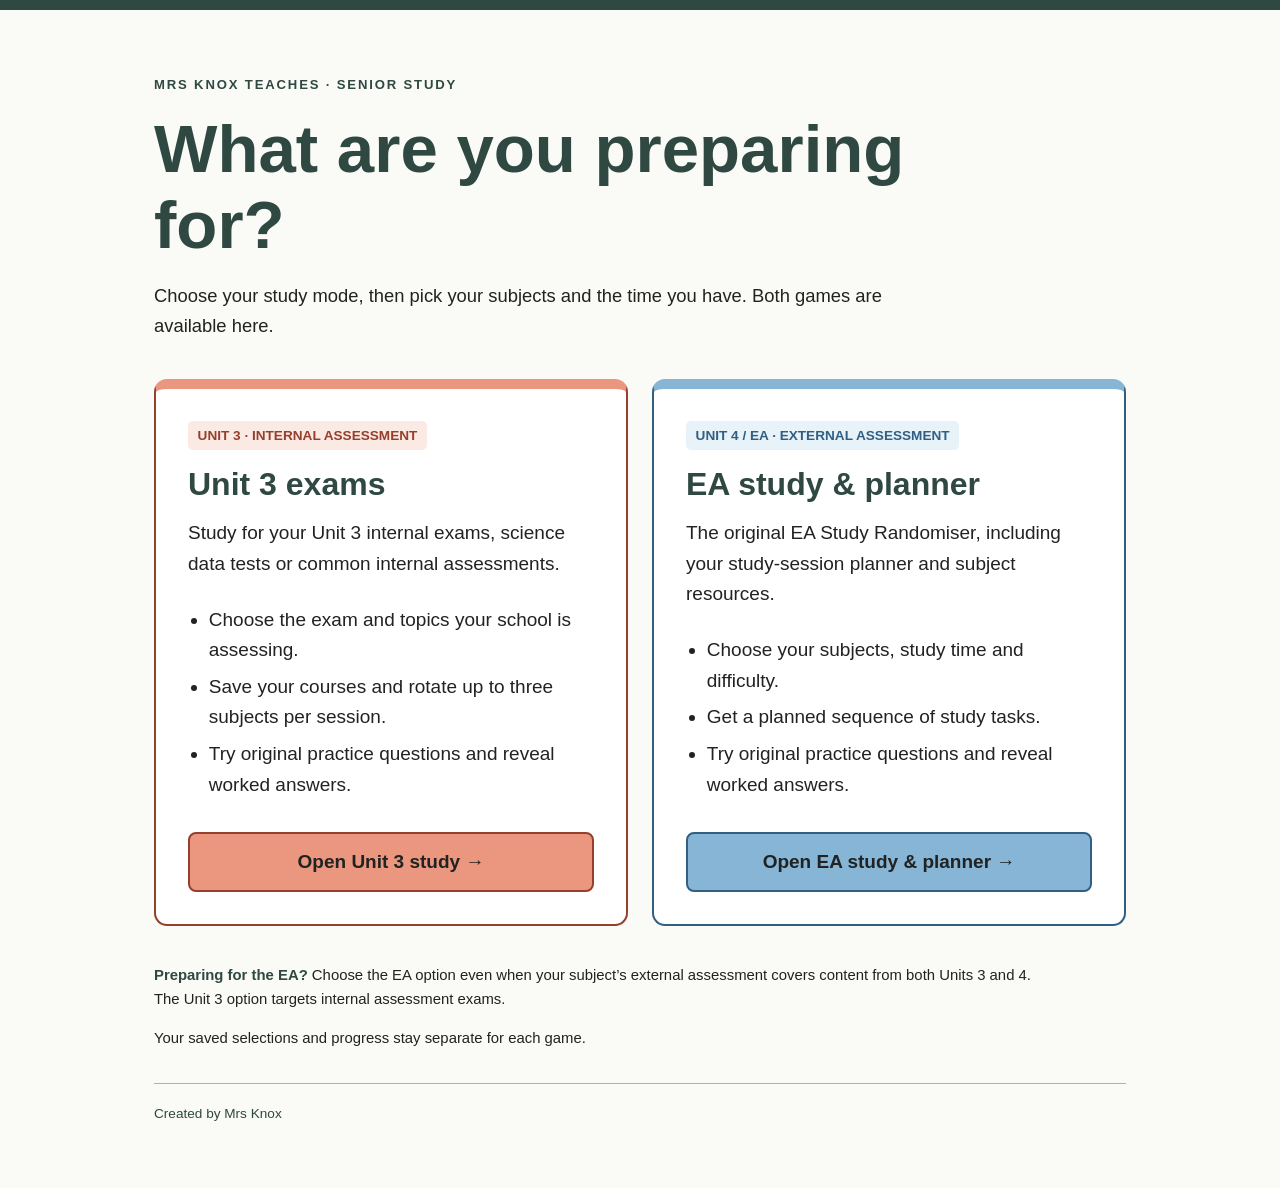
<file: index.html>
<!doctype html>
<html lang="en-AU"><head><meta charset="utf-8"><meta name="viewport" content="width=device-width,initial-scale=1"><title>Choose your study mode | Mrs Knox Teaches</title><meta name="description" content="Choose Unit 3 internal exam study or the original EA Study Randomiser and session planner.">
<style>
:root{--green:#2F4841;--paper:#FAFAF7;--ink:#202322;--sage:#A6B5A9}*{box-sizing:border-box}body{margin:0;background:var(--paper);color:var(--ink);font:19px/1.6 'Work Sans',Arial,sans-serif;border-top:10px solid var(--green)}main{max-width:1100px;margin:auto;padding:clamp(1.2rem,5vw,4rem)}.brand{font-size:.82rem;letter-spacing:.14em;font-weight:800;color:var(--green)}h1,h2{font-family:'Roboto Slab',Arial,sans-serif;line-height:1.13;color:var(--green)}h1{font-size:clamp(2.5rem,7vw,4.2rem);max-width:850px;margin:1rem 0}header>p{max-width:750px;font-size:1.15rem}.modes{display:grid;grid-template-columns:1fr 1fr;gap:1.5rem;margin:2.4rem 0}.mode{display:flex;flex-direction:column;background:white;border:2px solid var(--shade);border-top:10px solid var(--accent);border-radius:13px;padding:clamp(1.2rem,3vw,2rem)}.unit3{--shade:#963F2C;--accent:#EB967E;--tint:#FBE9E3}.ea{--shade:#315F83;--accent:#87B5D6;--tint:#E8F2F9}.badge{align-self:flex-start;background:var(--tint);color:var(--shade);padding:.25rem .6rem;font-size:.85rem;font-weight:800;border-radius:5px}.mode h2{font-size:2rem;margin:1rem 0}.mode p{margin:0 0 1rem}.mode ul{padding-left:1.3rem;margin:.2rem 0 1.6rem}.mode li{margin:.4rem 0}.button{display:block;text-decoration:none;color:var(--ink);font-weight:800;background:var(--accent);border:2px solid var(--shade);border-radius:8px;padding:.8rem 1rem;margin-top:auto;text-align:center}.button:hover{background:var(--tint)}a:focus-visible{outline:3px solid #775600;outline-offset:5px}.note{font-size:.93rem;max-width:900px}.note strong{color:var(--green)}footer{border-top:1px solid var(--sage);padding-top:1.2rem;margin-top:2rem;font-size:.85rem;color:var(--green)}@media(max-width:700px){.modes{grid-template-columns:1fr}body{font-size:18px}.mode h2{font-size:1.8rem}}
</style></head><body><main><header><div class="brand">MRS KNOX TEACHES · SENIOR STUDY</div><h1>What are you preparing for?</h1><p>Choose your study mode, then pick your subjects and the time you have. Both games are available here.</p></header>
<section class="modes" aria-label="Choose a study mode">
<article class="mode unit3"><span class="badge">UNIT 3 · INTERNAL ASSESSMENT</span><h2>Unit 3 exams</h2><p>Study for your Unit 3 internal exams, science data tests or common internal assessments.</p><ul><li>Choose the exam and topics your school is assessing.</li><li>Save your courses and rotate up to three subjects per session.</li><li>Try original practice questions and reveal worked answers.</li></ul><a class="button" href="unit3/">Open Unit 3 study →</a></article>
<article class="mode ea"><span class="badge">UNIT 4 / EA · EXTERNAL ASSESSMENT</span><h2>EA study &amp; planner</h2><p>The original EA Study Randomiser, including your study-session planner and subject resources.</p><ul><li>Choose your subjects, study time and difficulty.</li><li>Get a planned sequence of study tasks.</li><li>Try original practice questions and reveal worked answers.</li></ul><a class="button" href="ea.html">Open EA study &amp; planner →</a></article>
</section><p class="note"><strong>Preparing for the EA?</strong> Choose the EA option even when your subject’s external assessment covers content from both Units 3 and 4. The Unit 3 option targets internal assessment exams.</p><p class="note">Your saved selections and progress stay separate for each game.</p><footer>Created by Mrs Knox</footer></main></body></html>
</file>
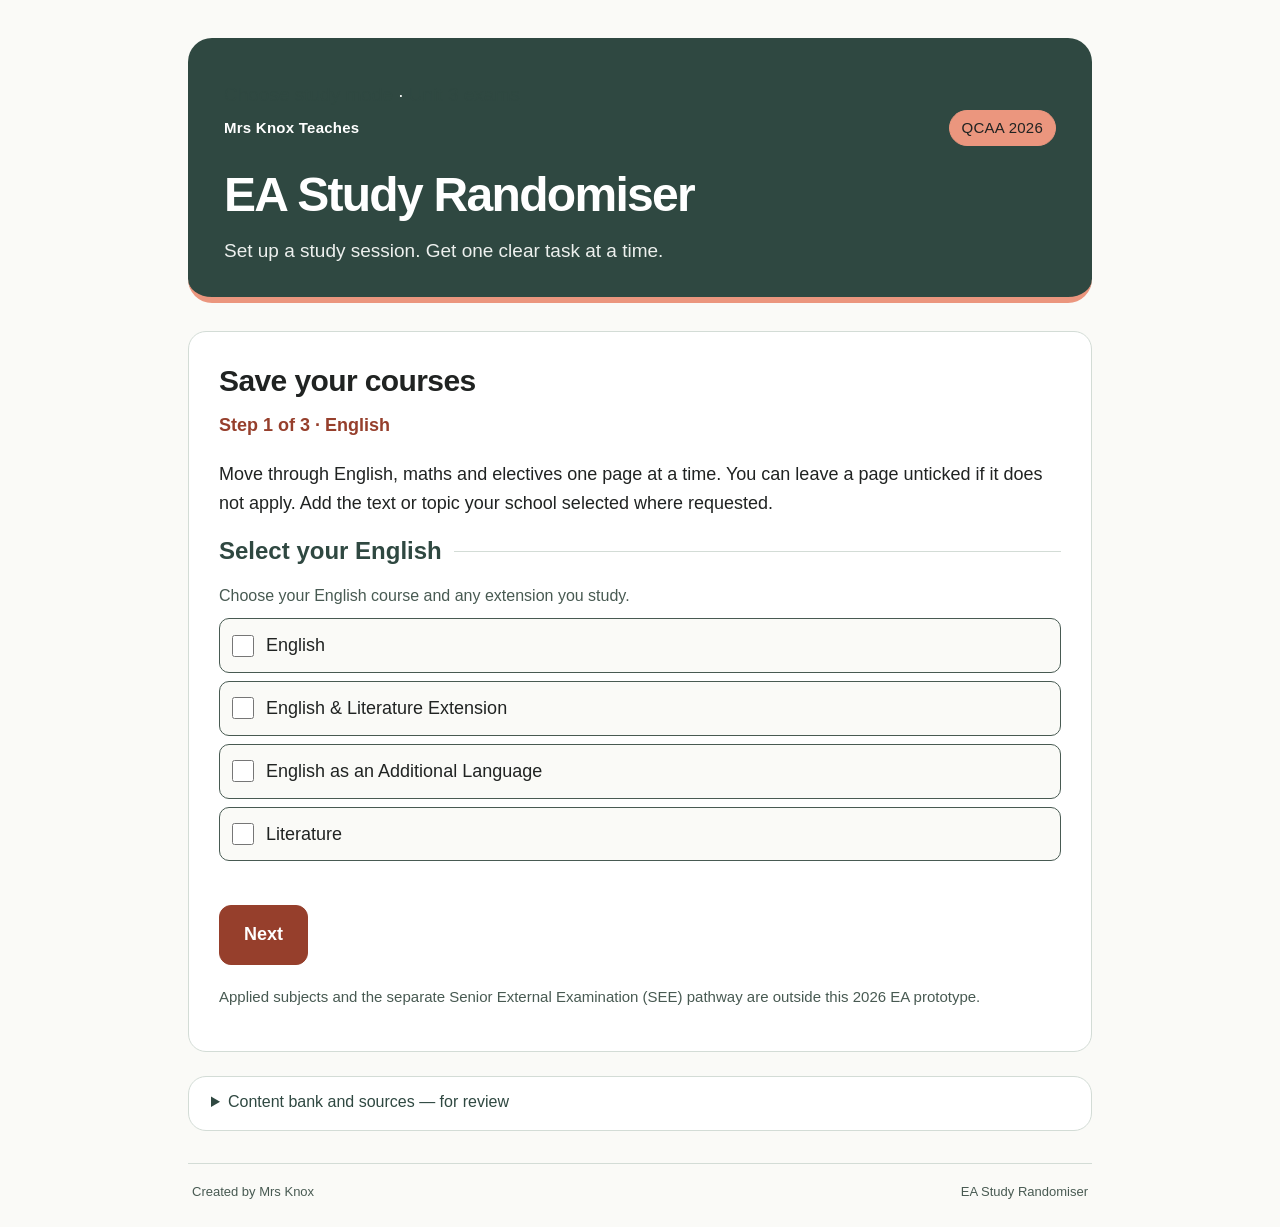
<file: ea.html>
<!doctype html>
<html lang="en-AU">
<head>
<meta charset="utf-8"><meta name="viewport" content="width=device-width,initial-scale=1">
<title>EA Study Randomiser · Mrs Knox Teaches</title>
<meta name="description" content="Choose your QCAA subjects once. Get a specific external exam study task with instructions and a checking step.">
<link rel="icon" type="image/svg+xml" href="data:image/svg+xml,%3Csvg xmlns='http://www.w3.org/2000/svg' viewBox='0 0 32 32'%3E%3Crect width='32' height='32' fill='%232F4841'/%3E%3Ctext x='5' y='23' fill='white' font-size='20' font-family='Arial'%3EEA%3C/text%3E%3C/svg%3E">
<link rel="stylesheet" href="style.css?v=20261015-subject-groups">
</head>
<body>
<main>
<header class="page-header"><p class="small"><a href="./">Choose study mode</a> · <a href="unit3/">Unit 3 exams</a></p><div class="brand-line"><span>Mrs Knox Teaches</span><span class="cohort">QCAA 2026</span></div><h1>EA Study Randomiser</h1><p>Set up a study session. Get one clear task at a time.</p></header>
<p id="storage-note" class="notice" hidden>Your browser cannot save this setup. It will work for this visit; keep the page open.</p>
<section id="setup" aria-labelledby="setup-title" hidden>
<h2 id="setup-title">Save your courses</h2><p id="setup-progress" role="status" tabindex="-1"></p>
<p>Move through English, maths and electives one page at a time. You can leave a page unticked if it does not apply. Add the text or topic your school selected where requested.</p>
<div id="subject-search-controls" hidden><label for="subject-search">Find a subject</label><input id="subject-search" type="search" placeholder="e.g. Legal Studies" autocomplete="off"></div>
<form id="setup-form"><div id="subject-list"></div><p id="setup-error" role="alert"></p><div class="actions"><button id="setup-back" type="button">Back</button><button id="setup-next" class="primary" type="button">Next</button><button id="setup-save" class="primary" type="submit" hidden>Save courses and set up a session</button><button id="cancel-setup" type="button" hidden>Cancel</button></div></form>
<p class="small">Applied subjects and the separate Senior External Examination (SEE) pathway are outside this 2026 EA prototype.</p>
</section>
<section id="study" hidden>
<p id="selected-summary" class="small"></p>
<section id="session-config" aria-labelledby="session-config-title"><h2 id="session-config-title" tabindex="-1">Set up your study session</h2>
<div class="session-controls"><div><label for="session-duration">Study-task session length (minutes)</label><input id="session-duration" type="number" min="5" max="180" step="1" value="30" list="duration-options"><datalist id="duration-options"><option value="15"><option value="30"><option value="45"><option value="60"><option value="90"></datalist><p class="small">5–180 minutes, including checking. Allow at least five minutes per subject.</p></div>
<div><label for="session-mode">Study-task difficulty</label><select id="session-mode"><option value="easy">Easy — more guidance, smaller response</option><option value="medium" selected>Medium — standard revision task</option><option value="hard">Hard — independent work and justification</option></select></div></div>
<fieldset id="session-picker"><legend>What are you studying?</legend><p>Choose 1–3 subjects for this study session. Tasks, practice questions and practice exams use only these subjects.</p><div id="session-subjects"></div><p id="session-status" role="status"></p></fieldset><p id="session-error" role="alert"></p><h3>How would you like to study?</h3><p class="small">Get a guided task for your timed plan, or answer a practice question and reveal the answer. Both use the subjects selected above.</p><div class="session-entry" id="session-start-options"><button id="generate" class="primary">Give me a task</button></div></section>
<section id="session-run" aria-labelledby="session-run-title" hidden><h2 id="session-run-title">Your study session</h2><p id="session-summary"></p><p id="session-progress" role="status"></p><details><summary>See the task blocks</summary><ol id="session-plan"></ol></details><button id="change-session">Change session</button></section><p id="completion" role="status"></p>
<details id="subject-websites" class="extras"><summary>Study websites for your subjects</summary><label for="website-subject">Choose a subject</label><select id="website-subject"></select><ul id="website-links" class="resource-list"></ul><p class="small">Use the relevant lesson, article or activity alongside your class materials. These sites support selected concepts and skills; they do not replace your QCAA syllabus. Links open in a new tab.</p></details>
<div id="ready" hidden><p id="ready-message" tabindex="-1" role="status"></p><button id="new-session" class="primary">Set up another session</button></div>
<article id="task" hidden aria-labelledby="task-title">
<div class="task-heading"><p class="eyebrow">Your study task</p><p id="task-subject"></p><p id="task-meta"></p><h2 id="task-title" tabindex="-1"></h2><p id="task-method"></p><p id="task-intro" class="task-intro"></p></div>
<p class="materials"><strong>Have ready</strong><span id="task-materials"></span></p>
<section class="task-work" aria-labelledby="do-heading"><h3 id="do-heading"><span class="section-number" aria-hidden="true">01</span> Do this</h3><p id="task-pacing" class="small"></p><ul id="task-steps" class="instruction-list"></ul><p id="practice-text" hidden></p></section>
<section class="task-check-panel" aria-labelledby="check-heading"><h3 id="check-heading"><span class="section-number" aria-hidden="true">02</span> Check your work</h3><ul id="task-check" class="instruction-list"></ul><p id="task-finish"></p></section>
<details id="help"><summary>I'm stuck</summary><ul id="task-help" class="instruction-list"></ul><p>If the resource is unavailable, use the first relevant page in your notes: read for one minute, close it, and recall the key points. Mark any uncertainty to ask your teacher.</p></details>
<section class="task-resources" aria-labelledby="resources-title"><h3 id="resources-title">Helpful websites</h3><ul id="resource-links" class="resource-list"></ul><p id="resource-guidance" class="small"> Supplementary websites may use a different syllabus; use your class notes and QCAA materials to check exam requirements. Links open in a new tab and need internet access.</p></section>
<div class="actions"><button id="done" class="primary">Done — I've checked it</button><button id="timer-toggle">Start timer</button><output id="timer" aria-label="Time remaining"></output></div>
<details class="extras"><summary>Other options</summary><div class="actions"><button id="shorten">Make this task easier</button><button id="skip">Swap this task</button><button id="print">Print this task</button></div><p><a id="task-source" target="_blank" rel="noopener">QCAA syllabus: exam coverage</a></p></details>
</article>
<details class="extras"><summary>Settings and practice exams</summary><div class="actions"><button id="edit-setup">Change my subjects</button><button id="practice-exam">Give me a practice exam session</button></div><p class="small">Your session divides the time you choose into task blocks. Practice exams use the full working time for one paper and are separate from these blocks.</p><div id="exam" hidden></div><details><summary>Clear my progress</summary><p>This clears task history and completed counts in this browser. Your subjects stay selected.</p><button id="reset-progress">Clear progress</button><p id="reset-status" role="status"></p></details></details>
</section>
<details id="review"><summary>Content bank and sources — for review</summary>
<p id="bank-count"></p><p>Original study challenges, matched to verified 2026 EA boundaries. Topic coverage is a revision scaffold, not every syllabus dot point. Most tasks use the student's own course materials for checking.</p>
<label for="review-subject">Inspect a subject</label><select id="review-subject"></select><div id="review-content"></div>
<p id="attribution" class="small"></p><p><a id="timetable" target="_blank" rel="noopener">Official 2026 EA text/topic options and timetable</a></p>
</details>
<footer><span>Created by Mrs Knox</span><span>EA Study Randomiser</span></footer>
</main>
<script src="bank.js?v=20261015-subject-groups"></script><script src="engine.js?v=20261015-subject-groups"></script><script src="app.js?v=20261015-topic-coverage"></script>
<script src="question-data.js?v=20261015-topic-coverage"></script><script src="question-practice.js?v=20261015-topic-coverage"></script></body></html>
</file>
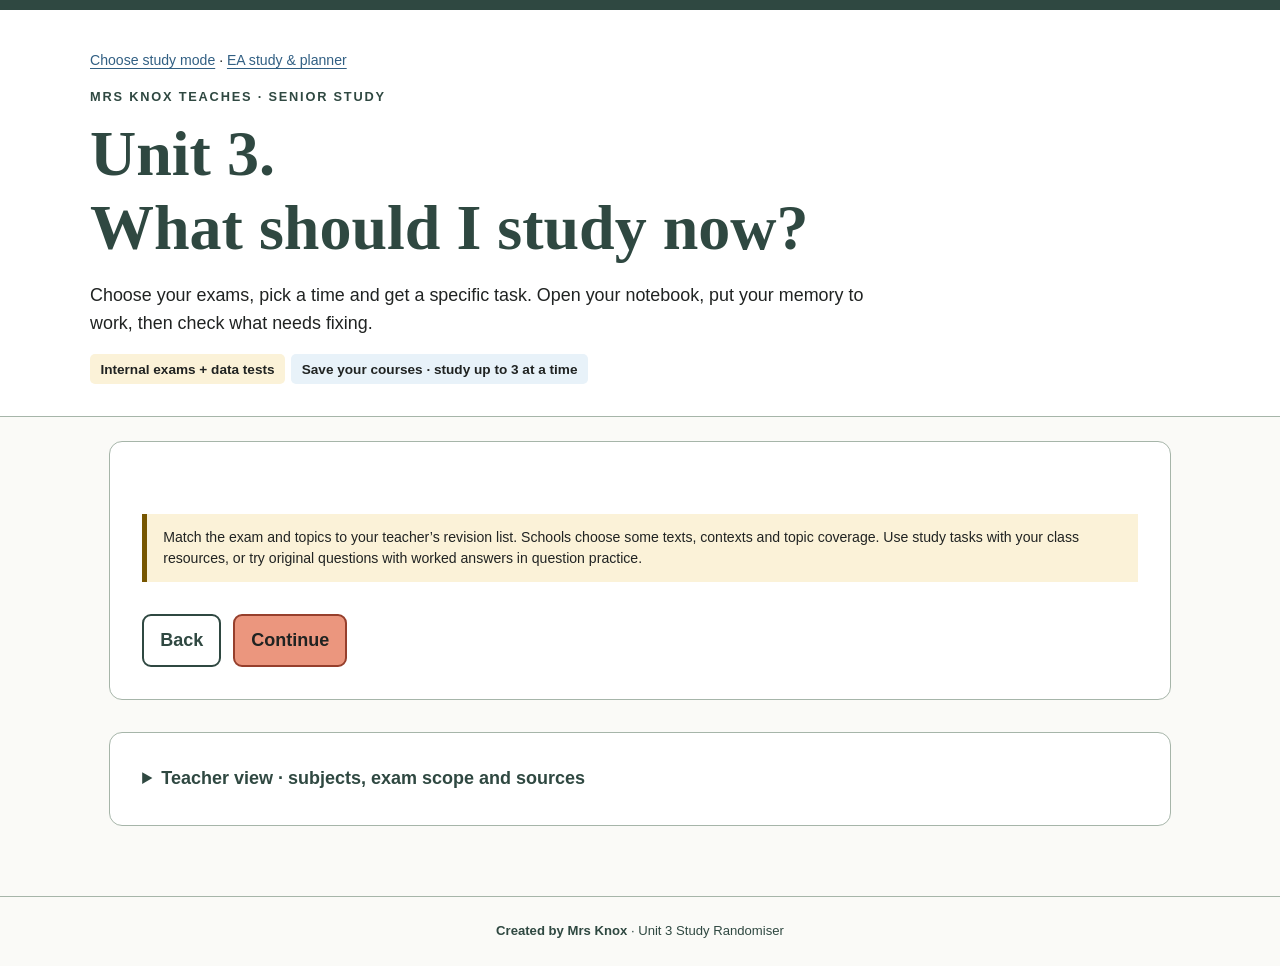
<file: unit3/template.html>
<!doctype html>
<html lang="en-AU"><head><meta charset="utf-8"><meta name="viewport" content="width=device-width,initial-scale=1"><meta name="description" content="Specific study tasks for QCAA Unit 3 internal exams and data tests. Choose up to three subjects, a time and a difficulty."><title>Unit 3 Study Randomiser | Mrs Knox Teaches</title>
<style>
:root{--green:#2F4841;--dark:#233631;--sage:#A6B5A9;--paper:#FAFAF7;--ink:#202322;--coral:#EB967E;--coraltint:#FBE9E3;--blue:#315F83;--bluetint:#E8F2F9;--yellow:#FBF2D8;--lilac:#F0EAF8}*{box-sizing:border-box}[hidden]{display:none!important}body{margin:0;background:var(--paper);color:var(--ink);font:18px/1.55 'Work Sans',Arial,sans-serif}button,input,select{font:inherit}button,a,input,select,summary{touch-action:manipulation}button{background:var(--green);color:#fff;border:2px solid var(--green);border-radius:9px;padding:.65rem 1rem;font-weight:700;cursor:pointer}button:hover{background:var(--dark)}button.primary{background:var(--coral);color:var(--ink);border-color:#963F2C}button.primary:hover{background:var(--coraltint)}button.secondary{background:#fff;color:var(--green)}button:disabled{opacity:.55;cursor:default}input[type=checkbox]{accent-color:var(--green);width:22px;height:22px;flex-shrink:0;margin:.2rem 0}input[type=text],input[type=search],input[type=number],select{width:100%;max-width:100%;border:2px solid #69776e;border-radius:7px;background:#fff;color:var(--ink);padding:.6rem;margin:.25rem 0 .7rem}label{display:block;font-weight:600}a{color:var(--blue);text-underline-offset:3px;overflow-wrap:anywhere}a:hover{text-decoration-thickness:3px}:focus-visible{outline:3px solid #775600;outline-offset:4px}h1,h2,h3{font-family:'Roboto Slab',Georgia,serif;line-height:1.17;color:var(--green)}h1{font-size:clamp(2.2rem,7vw,4rem);max-width:850px;margin:.6rem 0 1rem}h2{font-size:clamp(1.6rem,4vw,2.1rem);margin:0 0 1rem}h3{font-size:1.35rem}p{margin:.5rem 0 1rem}header{border-top:10px solid var(--green);padding:2rem max(1.2rem,calc((100vw - 1100px)/2));background:#fff;border-bottom:1px solid var(--sage)}.eyebrow{font-size:.8rem;letter-spacing:.14em;font-weight:800;color:var(--green)}.intro{max-width:820px;font-size:1.12rem}.tag{display:inline-block;padding:.3rem .65rem;background:var(--yellow);border-radius:5px;font-weight:700;font-size:.85rem;margin-right:.4rem}.tag.blue{background:var(--bluetint)}main{max-width:1100px;padding:1.5rem 1.2rem 3rem;margin:auto}.panel{background:#fff;border:1px solid var(--sage);border-radius:13px;padding:clamp(1rem,3vw,2rem);margin-bottom:1.4rem}.notice{background:var(--yellow);border-left:5px solid #775600;padding:.8rem 1rem;margin:1rem 0}.small,small{font-size:.88rem;line-height:1.5}.muted{color:#46534b}.step{color:#963F2C;font-size:.9rem;font-weight:800}.topline{display:flex;gap:1rem;align-items:center;justify-content:space-between;flex-wrap:wrap}.choices{display:grid;grid-template-columns:repeat(2,minmax(0,1fr));gap:.8rem;margin:1rem 0}.choice{border:2px solid #A6B5A9;border-radius:9px;align-self:start;background:#fff;overflow:hidden}.choice:has(input[data-subject]:checked){border-color:#963F2C}.subject{display:flex;gap:.7rem;padding:1rem;cursor:pointer;min-height:80px;align-items:flex-start;background:#EDF0EE}.subject small{display:block;font-weight:400;margin-top:.2rem}.choice:has(input[data-subject]:checked)>.subject{background:var(--coraltint)}.config{padding:1rem}.coverage{font-weight:700;color:var(--green);font-size:.95rem}.topic{display:flex;gap:.65rem;font-weight:400;font-size:.9rem;padding:.4rem 0;cursor:pointer}details{border-top:1px solid var(--sage);margin:.9rem 0 0;padding:.9rem 0 0}summary{cursor:pointer;font-weight:700;color:var(--green)}.controls{display:flex;gap:.75rem;flex-wrap:wrap;align-items:center;margin-top:1rem}.config-grid{display:grid;grid-template-columns:1fr 1fr;gap:1rem;max-width:650px}.error{color:#963F2C;font-weight:700}.task-intro{background:var(--coraltint);border-left:5px solid #963F2C;padding:1rem;font-size:1.18rem;font-weight:600;margin:1.3rem 0}.check{background:var(--bluetint);border-radius:9px;padding:1.1rem;margin:1.2rem 0}.check h3{color:var(--blue);margin:.1rem 0 .5rem}li{margin-bottom:.65rem}ol,ul{padding-left:1.5rem}.self-check{display:flex;gap:.7rem;align-items:start;margin-top:1rem;font-size:1rem}.timer{display:flex;gap:1rem;align-items:center;flex-wrap:wrap;font-variant-numeric:tabular-nums}output{font-size:1.3rem;font-weight:700}.finish{background:var(--lilac)}.table-wrap{overflow-x:auto;margin-top:1rem}table{border-collapse:collapse;width:100%;font-size:.9rem;text-align:left}th,td{vertical-align:top;border-bottom:1px solid var(--sage);padding:.9rem .65rem;min-width:120px}thead{background:#EDF0EE}td:nth-child(2){min-width:280px}hr{border:0;border-top:1px solid var(--sage)}footer{border-top:1px solid var(--sage);padding:1.5rem 1.2rem;text-align:center;font-size:.82rem;color:var(--green)}.watermark{font-weight:700}.skip-link{position:absolute;left:-10000px}.skip-link:focus{left:1rem;top:1rem;background:#fff;z-index:4;padding:1rem}.audit{margin-top:2rem}.source-note{font-size:.82rem}.print-only{display:none}@media(max-width:680px){.choices,.config-grid{grid-template-columns:1fr}body{font-size:17px}header{padding-top:1.4rem}.controls button{flex-grow:1}.panel{padding:1.1rem}.subject{min-height:65px}}@media print{body{background:white;font-size:11pt}header{padding:.5rem 0;border-top:3px solid var(--green)}h1{font-size:23pt}main{padding:0}.controls,.timer,#setup,#session-config,.audit,#edit,#download,#print,#practice-button,#practice,#resources,button,header .intro,header .tag,.self-check{display:none!important}.panel{border:0;padding:.5rem 0}h2{font-size:18pt}.check{break-inside:avoid}.print-only{display:block}footer{position:fixed;bottom:0;left:0;right:0;padding:.2rem;background:#fff}.task-intro{font-size:12pt}a{color:var(--ink)}}

/* Subject accents use the approved shade/accent/tint families. */
[data-colour="coral"]{--subject-shade:#963F2C;--subject-accent:#EB967E;--subject-tint:#FBE9E3}
[data-colour="gold"]{--subject-shade:#775600;--subject-accent:#E8BC55;--subject-tint:#FBF2D8}
[data-colour="blue"]{--subject-shade:#315F83;--subject-accent:#87B5D6;--subject-tint:#E8F2F9}
[data-colour="lilac"]{--subject-shade:#634A88;--subject-accent:#B6A0D5;--subject-tint:#F0EAF8}
.choice{border-color:var(--subject-shade);border-top:7px solid var(--subject-accent)}
.choice .subject{background:var(--subject-tint)}
.choice:has(input[data-subject]:checked){border-color:var(--subject-shade);box-shadow:0 0 0 2px var(--subject-shade)}
.choice:has(input[data-subject]:checked)>.subject{background:var(--subject-accent)}
.choice input[type=checkbox],.session-subject input{accent-color:var(--subject-shade)}
.session-subjects{display:grid;grid-template-columns:repeat(2,minmax(0,1fr));gap:.7rem;margin-bottom:.8rem}
.session-subject{display:flex;gap:.75rem;align-items:start;padding:1rem;background:var(--subject-tint);border:2px solid var(--subject-shade);border-left-width:8px;border-radius:8px;cursor:pointer}
.session-subject small{display:block;font-weight:400;margin-top:.25rem}
.session-subject:has(input:checked){background:var(--subject-accent)}
.session-subject:has(input:disabled){opacity:.65;cursor:default}
.subject-banner{display:flex;flex-direction:column;gap:.25rem;background:var(--subject-accent);color:#202322;border-left:9px solid var(--subject-shade);border-radius:8px;padding:1.1rem 1.3rem;margin-bottom:1rem}
.subject-caption{font-size:.78rem;letter-spacing:.12em;font-weight:800}
.active-subject{font-size:clamp(1.9rem,5vw,2.65rem);line-height:1.12;font-weight:800;overflow-wrap:anywhere}
.subject-exam{font-size:1rem;font-weight:600}
#task-card{border-top:8px solid var(--subject-shade)}
#task-card .task-intro{background:var(--subject-tint);border-color:var(--subject-shade)}
#task-card .primary{background:var(--subject-accent);border-color:var(--subject-shade);color:#202322}
#task-card .primary:hover{background:var(--subject-tint)}
.task-progress{font-weight:700;color:var(--subject-shade)}
@media(max-width:680px){.session-subjects{grid-template-columns:1fr}.subject-banner{padding:1rem}.active-subject{font-size:1.95rem}}
@media print{.active-subject{font-size:22pt}.subject-banner{padding:.5rem 1rem;break-inside:avoid}}
</style></head><body>
<a class="skip-link" href="#main">Skip to study setup</a>
<header><p class="small"><a href="../">Choose study mode</a> · <a href="../ea.html">EA study &amp; planner</a></p><div class="eyebrow">MRS KNOX TEACHES · SENIOR STUDY</div><h1>Unit 3.<br>What should I study now?</h1><p class="intro">Choose your exams, pick a time and get a specific task. Open your notebook, put your memory to work, then check what needs fixing.</p><span class="tag">Internal exams + data tests</span><span class="tag blue">Save your courses · study up to 3 at a time</span></header>
<main id="main"><p id="storage" class="notice small" hidden>Your browser cannot save progress. You can still use the game in this tab.</p>
<section class="panel" id="setup"><div class="topline"><p class="step" id="step"></p><strong id="selection-count"></strong></div><h2 id="group-title" tabindex="-1"></h2><p id="group-help"></p><div class="notice small">Match the exam and topics to your teacher’s revision list. Schools choose some texts, contexts and topic coverage. Use study tasks with your class resources, or try original questions with worked answers in question practice.</div><p class="small muted" id="selected"></p><div id="search-wrap" hidden><label for="search">Find an elective</label><input id="search" type="search" placeholder="e.g. Legal Studies, Biology or French"></div><div class="choices" id="choices"></div><p id="setup-error" class="error" role="alert"></p><div class="controls"><button class="secondary" id="back">Back</button><button class="primary" id="next">Continue</button><button class="primary" id="save" hidden>Use these exams</button></div></section>
<section id="study" hidden><div class="topline"><p id="session-summary"></p><button class="secondary" id="edit">Change exams or topics</button></div><p class="small" id="completed" aria-live="polite"></p>
<section id="session-config" class="panel"><p class="step">YOUR NEXT STUDY SESSION</p><h2 id="session-title" tabindex="-1">How much time have you got?</h2><h3>What are you studying this session?</h3><p class="small">Choose from your saved courses. Untick a course to swap it for another.</p><div id="session-subjects" class="session-subjects"></div><p id="active-count" class="small" aria-live="polite"></p><div class="config-grid"><div><label for="duration">Study-task session length</label><select id="duration"><option value="10">10 minutes</option><option value="20">20 minutes</option><option value="30" selected>30 minutes</option><option value="45">45 minutes</option><option value="60">60 minutes</option><option value="90">90 minutes</option></select></div><div><label for="difficulty">Study-task difficulty</label><select id="difficulty"><option value="easy">Easy · one small target</option><option value="medium" selected>Medium · explain and apply</option><option value="hard">Hard · justify and extend</option></select></div></div><p class="small">The session rotates through your subjects in short blocks, including checking time. Have your notes, textbook or authorised practice materials ready.</p><p id="session-error" class="error" role="alert"></p><h3>How would you like to study?</h3><p class="small">Get a guided task for your timed plan, or answer a practice question and reveal the answer. Both use the subjects selected above.</p><div class="session-entry" id="session-start-options"><button class="primary" id="start">Give me a task</button></div><div class="controls"><button class="secondary" id="practice-button">Plan a full practice exam</button><button class="secondary" id="download">Download my topic list</button></div><details id="practice"><summary>Full exam practice</summary><div id="practice-content">Use a teacher-approved practice instrument and its matching marking guide.</div></details></section>
<article class="panel" id="task-card" hidden><div class="subject-banner"><span class="subject-caption">YOU’RE STUDYING</span><strong id="task-subject" class="active-subject"></strong><span id="task-exam" class="subject-exam"></span></div><p class="small task-progress" id="progress"></p><h2 id="task-title" tabindex="-1"></h2><p class="task-intro" id="task-intro"></p><p class="small" id="materials"></p><p class="small muted" id="pacing"></p><h3>Your task</h3><ol id="task-steps"></ol><section class="check"><h3>Check your work</h3><ol id="check-steps"></ol></section><details id="help"><summary>I’m stuck — give me a starting point</summary><p id="help-text"></p></details><details id="resources"><summary>Useful resources and exam scope</summary><p class="small" id="exam-note"></p><ul id="resource-links"></ul><p class="small">Supplementary websites can follow a different syllabus. Your task sheet, class resources and current QCAA syllabus set the exam requirements.</p></details><div class="timer controls"><button class="secondary" id="timer">Start task timer</button><output id="clock" aria-live="off"></output></div><label class="self-check"><input type="checkbox" id="self-check"><span>I checked my work and retried one gap.</span></label><div class="controls"><button class="primary" id="done" disabled>Checked — next block</button><button class="secondary" id="skip">Swap this task</button><button class="secondary" id="easy">Make it easier</button><button class="secondary" id="change">Change session</button><button class="secondary" id="print">Print this task</button></div></article>
<section class="panel finish" id="session-done" hidden><p class="step">SESSION COMPLETE</p><h2 id="done-title" tabindex="-1">Keep the corrected work.</h2><p id="done-message"></p><button class="primary" id="again">Plan another session</button></section>
<details><summary>Progress settings</summary><p class="small">Selections and the count of self-checked tasks are saved in this browser when available. The game does not grade answers.</p><button class="secondary" id="reset">Clear completed-task count</button><p id="reset-status" class="small" role="status"></p></details></section>
<details class="audit panel"><summary>Teacher view · subjects, exam scope and sources</summary><p class="small" id="bank-count"></p><p class="small">Checked <span id="checked-date"></span>. Original revision directions, based on the publicly available QCAA assessment specifications. This is an independent Mrs Knox Teaches resource.</p><p class="small" id="audit-scope"></p><div class="table-wrap"><table><thead><tr><th>Subject</th><th>Unit 3 exam and content boundary</th><th>Source</th></tr></thead><tbody id="audit-table"></tbody></table></div><h3>No prescribed Unit 3 examination in this mapping</h3><p id="excluded" class="small"></p><p class="small">A supervised project or design challenge is not automatically an examination. School assessments and alternative sequences need their own mapping.</p><p class="source-note">Syllabus information summarised from QCAA sources, © State of Queensland (QCAA) 2026. <a href="https://www.qcaa.qld.edu.au/copyright" target="_blank" rel="noopener noreferrer">QCAA copyright and attribution</a>. No secure internal examination questions or stimulus are reproduced. Content and interface drafted with AI assistance and checked against the cited specifications; school-specific coverage requires teacher confirmation.</p></details>
</main><footer><span class="watermark">Created by Mrs Knox</span> · Unit 3 Study Randomiser</footer>
<script>window.UNIT3_BANK=__BANK__;</script><script>__ENGINE__</script><script>__APP__</script><script>__QUESTION_DATA__</script><script>__QUESTION_UI__</script></body></html>
</file>
<file: style.css>
:root{--green:#2f4841;--dark:#233631;--sage:#a6b5a9;--pale:#edf0ee;--paper:#fafaf7;--ink:#202322;--muted:#485a52;--line:#d3dcd6;--radius:18px}
*{box-sizing:border-box}
body{margin:0;color:var(--ink);background:var(--paper);background-image:radial-gradient(#d8dfd9 .7px,transparent .7px);background-size:20px 20px;font:18px/1.6 "Work Sans",Arial,sans-serif}
main{max-width:960px;margin:auto;padding:38px 28px 24px}
h1,h2,h3,p{overflow-wrap:break-word}h1{font-family:"Roboto Slab",Arial,sans-serif;font-size:clamp(32px,5vw,48px);letter-spacing:-1.7px;line-height:1.12;margin:22px 0 14px}h2{font-size:30px;line-height:1.25;letter-spacing:-.6px;margin:12px 0}h3{font-size:21px;line-height:1.35;margin:0 0 16px;display:flex;align-items:center;gap:10px}p{margin:12px 0}
.page-header{background:var(--green);color:white;border-radius:24px;padding:30px 36px;margin-bottom:28px;position:relative;overflow:hidden}
.page-header>p{max-width:610px;color:#edf0ee;font-size:19px;margin-bottom:0}.brand-line{display:flex;align-items:center;justify-content:space-between;gap:16px;font-size:15px;font-weight:bold;letter-spacing:.25px}.cohort{border:1px solid #a6b5a9;border-radius:100px;padding:5px 12px;white-space:nowrap;font-weight:normal}
.small,footer{font-size:15px;color:var(--muted)}.eyebrow{text-transform:uppercase;font-size:13px;letter-spacing:1.6px;font-weight:bold;color:var(--muted);margin:0 0 14px}
button,input,select{font:inherit}button{min-height:48px;padding:12px 18px;border:1px solid #a6b5a9;border-radius:12px;background:white;color:var(--green);font-size:16px;font-weight:bold;cursor:pointer;line-height:1.4;transition:background .15s,border-color .15s,box-shadow .15s}button:hover:not(:disabled){background:var(--pale);border-color:var(--green)}button.primary{background:var(--green);color:white;border-color:var(--green);padding:16px 24px;font-size:18px}button.primary:hover:not(:disabled){background:var(--dark);box-shadow:0 4px 12px #23363120}button:disabled{cursor:default;background:#edf0ee;color:#637069;border-color:#d3dcd6}button.primary:disabled{color:#637069;background:#e0e5e1}
button:focus-visible,a:focus-visible,summary:focus-visible,input:focus-visible,select:focus-visible{outline:3px solid var(--green);outline-offset:4px}.page-header a:focus-visible{outline-color:white}
input[type=search],input[type=text],select{width:100%;padding:12px 14px;border:1px solid #a6b5a9;border-radius:10px;background:white;color:var(--ink);margin:8px 0 18px;min-height:48px}input[type=checkbox]{accent-color:var(--green);width:22px;height:22px;margin:0 12px 0 0;flex-shrink:0;cursor:pointer}label{display:block}
#setup{background:white;border:1px solid var(--line);padding:30px;border-radius:var(--radius)}#setup h2{margin-top:0}#subject-list fieldset{border:0;border-top:1px solid var(--line);padding:16px 0;margin:18px 0}#subject-list legend{font-size:16px;font-weight:bold;color:var(--green);padding:0 12px 0 0}.subject-label{display:flex;align-items:center;padding:10px 0;min-height:48px;cursor:pointer}.subject-options{margin:0 0 10px 34px}.subject-options label{font-size:16px;color:var(--muted)}#setup-error{font-weight:bold;color:#8b3028}
#selected-summary{margin:0 4px 20px}#session-picker{min-width:0;border:1px solid var(--line);background:white;border-radius:var(--radius);padding:10px 24px 20px;margin:0 0 24px}#session-picker legend{font-weight:bold;font-size:22px;color:var(--green);padding:0 10px;letter-spacing:-.3px}#session-picker>p:first-of-type{font-size:16px;color:var(--muted);margin:4px 0 16px}#session-subjects{display:grid;grid-template-columns:repeat(auto-fit,minmax(min(100%,200px),1fr));gap:10px}.session-choice{padding:12px 14px;border:1px solid var(--line);border-radius:12px;font-size:16px;font-weight:bold;line-height:1.35;background:var(--paper);transition:background .15s,border-color .15s}.session-choice:has(input:checked){background:#e0e5e1;border-color:var(--green);color:var(--dark);box-shadow:inset 0 0 0 1px var(--green)}.session-choice:has(input:disabled){color:#637069;cursor:default;background:#f5f6f4}.session-choice:focus-within{outline:3px solid var(--green);outline-offset:3px}.session-choice input:focus-visible{outline:none}#session-status{font-size:14px;color:var(--muted);margin:16px 0 0}
#ready{text-align:center;background:white;border:1px dashed var(--sage);border-radius:var(--radius);padding:30px;margin-bottom:24px}.ready-note{margin:0 0 16px;color:var(--muted);font-size:17px}#generate{width:100%;min-height:62px;max-width:480px}#completion:empty{display:none}#completion{font-size:15px;color:var(--muted);margin:18px 0 0}
article{border:1px solid var(--line);border-top:5px solid var(--green);border-radius:var(--radius);background:white;padding:30px;margin:24px 0;box-shadow:0 8px 24px #23363108;animation:arrive .18s ease-out}.task-heading{border-bottom:1px solid var(--line);padding-bottom:22px;margin-bottom:22px}#task-meta{display:inline-block;background:var(--pale);color:var(--green);border-radius:100px;padding:5px 12px;font-size:14px;font-weight:bold;margin:0 0 12px}#task-title{font-size:clamp(26px,4vw,36px);line-height:1.18;margin:0 0 14px;color:var(--dark);letter-spacing:-.8px}#task-method{font-size:19px;color:var(--muted);margin:0}.materials{font-size:16px;color:var(--muted);padding:0 0 18px;margin:0}.materials strong{display:block;color:var(--ink);font-size:14px;margin-bottom:4px}.materials span{display:block}
.task-work{padding:6px 0 20px}.section-number{font-size:13px;font-weight:bold;border:1px solid var(--sage);border-radius:8px;display:inline-flex;align-items:center;justify-content:center;width:32px;height:32px;flex-shrink:0;color:var(--green)}ol{padding-left:26px;margin:0}li{margin:0 0 16px;padding-left:5px}li::marker{font-weight:bold;color:var(--green)}li:last-child{margin-bottom:0}.task-check-panel{border-radius:12px;background:var(--pale);padding:22px;margin:0 0 20px}.task-check-panel p{margin:12px 0}.task-check-panel p:last-child{margin-bottom:0}#task-finish{font-size:16px;color:var(--muted)}#practice-text{background:var(--paper);border-left:3px solid var(--green);padding:18px;font-size:17px;margin-top:20px}
.actions{display:flex;flex-wrap:wrap;gap:12px;align-items:center;margin:20px 0}#task>.actions{padding-top:4px}#done{flex:1 1 240px}#timer{font-variant-numeric:tabular-nums;color:var(--green);font-size:18px;font-weight:bold}#timer:empty{display:none}
details{margin:18px 0}summary{cursor:pointer;min-height:48px;padding:12px 0;font-size:16px;font-weight:bold;color:var(--green)}#help{border:1px solid var(--line);border-radius:12px;padding:0 16px}#help p{font-size:16px}#help p:last-child{margin-bottom:20px}.extras{border-top:1px solid var(--line);padding-top:4px}.extras .actions{margin:12px 0}#study>.extras{background:white;border:1px solid var(--line);border-radius:var(--radius);padding:0 22px 4px}#study>.extras>p{font-size:15px}a{color:var(--green);text-decoration:underline;text-underline-offset:3px;overflow-wrap:anywhere}a:hover{color:var(--dark)}
#review{background:white;border:1px solid var(--line);border-radius:var(--radius);padding:0 22px 4px;margin-top:24px}#review[open]{padding-bottom:22px}#review>summary{font-weight:normal}#bank-count{font-size:15px;font-weight:bold;background:var(--pale);border-radius:8px;padding:12px}#review>p,#review-content>p{font-size:16px}.review-topic{padding:18px 0;border-bottom:1px solid var(--line)}.review-topic p{margin:8px 0}.sample-button{font-size:15px;margin-top:8px}#exam{padding:16px 0;border-top:1px solid var(--line)}.notice{border:1px solid var(--sage);background:white;padding:16px;border-radius:12px;font-size:16px}
footer{display:flex;justify-content:space-between;gap:20px;margin-top:32px;padding:18px 4px 0;border-top:1px solid var(--line);font-size:13px}[hidden]{display:none!important}
@keyframes arrive{from{opacity:.5;transform:translateY(4px)}to{opacity:1;transform:translateY(0)}}
@media(prefers-reduced-motion:reduce){*{animation:none!important;transition:none!important}}
@media(max-width:600px){main{padding:16px 14px}.page-header{padding:24px 22px;border-radius:18px;margin-bottom:24px}h1{letter-spacing:-1px}.page-header>p{font-size:17px}.brand-line{font-size:13px;gap:8px}.cohort{padding:4px 9px}#setup,article{padding:22px}#session-picker{padding:10px 16px 18px}#session-picker legend{font-size:20px}#ready{padding:24px 18px}.task-check-panel{padding:18px}#review,#study>.extras{padding-left:18px;padding-right:18px}.actions button.primary{width:100%}#timer-toggle{flex:1}.subject-options{margin-left:0}footer{font-size:12px;gap:10px}}
@media print{body{background:white;color:black;font:12pt/1.45 Arial,sans-serif}header,#setup,#ready,#selected-summary,#session-picker,#review,.extras,.actions,details,#completion,#storage-note,.eyebrow{display:none!important}main{max-width:none;padding:0}article{border:0;padding:0;margin:0;box-shadow:none;animation:none}.task-heading{border:0;padding:0;margin-bottom:18px}#task-meta{padding:0;background:none;border-radius:0;color:black}#task-title{font-size:20pt;color:black}#task-method{font-size:13pt;color:black}.task-check-panel{background:none;border:1px solid #aaa;border-radius:0;padding:14px}.task-work{padding-bottom:18px}.section-number{display:none}footer{font-size:9pt;color:black}h3{font-size:14pt}li,.task-check-panel{break-inside:avoid}a{color:black}.materials{color:black;font-size:11pt}#task-finish{color:black;font-size:11pt}}

/* Clear subject selection and task identity */
#subject-list legend{font-size:24px;line-height:1.3;padding-right:12px}
.selection-hint{font-size:16px;color:var(--muted);margin:0 0 10px}
#subject-list .subject-label{border:1px solid var(--line);border-radius:10px;padding:12px;margin:8px 0;background:var(--paper)}
#subject-list .subject-label:has(input:checked){background:var(--pale);border-color:var(--green);font-weight:bold}
.subject-area{display:block;font-size:13px;font-weight:normal;color:var(--muted)}
#session-subjects{display:block}.session-group{display:grid;grid-template-columns:repeat(auto-fit,minmax(min(100%,200px),1fr));gap:10px;margin-top:16px}.session-group h3{grid-column:1/-1;font-size:18px;margin:0}
#task-subject{font-size:clamp(25px,4vw,34px);font-weight:bold;line-height:1.25;color:var(--green);margin:0 0 12px;border-left:5px solid var(--sage);padding-left:14px}
#task-meta{border-radius:6px;font-size:16px}
.task-resources{border-top:1px solid var(--line);padding-top:22px;margin-top:22px}
#resource-links{list-style:none;padding:0;margin:0}#resource-links li{margin:14px 0;padding:0}#resource-links a{font-weight:bold}#resource-links span{display:block;font-size:16px;color:var(--muted)}
@media print{.task-resources{display:none}#task-subject{font-size:18pt;color:black;border:0;padding:0}}

.resource-list{list-style:none;padding:0;margin:0}.resource-list li{margin:18px 0;padding:0}.resource-list a{font-weight:bold}.resource-list span{display:block;font-size:16px;color:var(--muted)}.resource-list .resource-access{font-size:14px;margin-top:4px;color:var(--muted)}

#setup-progress{font-weight:bold;color:var(--green);margin-bottom:20px}
#session-config,#session-run{background:white;border:1px solid var(--line);border-radius:var(--radius);padding:26px;margin-bottom:24px}
.session-controls{display:grid;grid-template-columns:1fr 1.4fr;gap:24px;margin:20px 0}.session-controls label{font-weight:bold}
input[type=number]{width:100%;font:inherit;min-height:48px;background:white;color:var(--ink);border:1px solid var(--sage);border-radius:10px;padding:12px 14px;margin-top:8px}
#session-picker{margin-top:20px}#session-error{font-weight:bold;color:#8b3028}#session-summary{font-size:18px;font-weight:bold;color:var(--green)}#session-progress{font-size:16px;color:var(--muted)}
.instruction-list{padding-left:24px;margin:16px 0}.instruction-list li{padding-left:4px;margin-bottom:12px}.instruction-list li::marker{color:var(--green)}
@media(max-width:600px){.session-controls{grid-template-columns:1fr;gap:10px}#session-config,#session-run{padding:20px}#session-config h2{font-size:26px}}
@media print{#session-config,#session-run,#subject-websites{display:none!important}.instruction-list li::marker{color:black}}

.task-intro{font-size:1.2rem;line-height:1.6;font-weight:600;color:var(--green,#2F4841);background:#edf2ee;border-left:4px solid #A6B5A9;padding:16px 20px;border-radius:0 12px 12px 0;margin:20px 0 0;}
@media print{.task-intro{font-size:13pt;background:none;color:black;border-left:2px solid #555;padding:8px 12px;}}

/* October 2026 branding: coral for task/action cues, blue for checking.
   Labels and numbered stages retain their meaning without colour. */
:root{--coral-dark:#963F2C;--coral-accent:#EB967E;--coral-tint:#FBE9E3;--blue-dark:#315F83;--blue-accent:#87B5D6;--blue-tint:#E8F2F9}
@media screen{
 .page-header{border-bottom:6px solid var(--coral-accent)}
 .cohort{background:var(--coral-accent);color:var(--ink);border-color:var(--coral-accent)}
 button:not(:disabled),input[type=search],input[type=text],input[type=number],select{border-color:var(--green)}
 #setup-progress{color:var(--coral-dark)}
 #subject-list .subject-label,.session-choice{border-color:var(--muted)}
 #subject-list .subject-label:has(input:checked),.session-choice:has(input:checked){background:var(--coral-tint);border-color:var(--coral-dark);color:var(--ink);box-shadow:inset 0 0 0 1px var(--coral-dark)}
 #subject-list input[type=checkbox],.session-choice input[type=checkbox]{accent-color:var(--coral-dark)}
 #setup-next.primary,#setup-save.primary,#generate.primary,#new-session.primary{background:var(--coral-dark);color:#FFFFFF;border-color:var(--coral-dark)}
 #setup-next.primary:hover:not(:disabled),#setup-save.primary:hover:not(:disabled),#generate.primary:hover:not(:disabled),#new-session.primary:hover:not(:disabled){background:var(--dark);border-color:var(--dark)}
 #generate.primary:disabled{background:var(--pale);color:#637069;border-color:var(--line)}
 .task-intro{background:var(--coral-tint);color:var(--green);border-left-color:var(--coral-dark)}
 .task-work .section-number{background:var(--coral-tint);color:var(--coral-dark);border-color:var(--coral-dark)}
 .task-check-panel{background:var(--blue-tint)}
 .task-check-panel h3{color:var(--blue-dark)}
 .task-check-panel .section-number{background:var(--blue-dark);color:#FFFFFF;border-color:var(--blue-dark)}
 .task-check-panel .instruction-list li::marker{color:var(--blue-dark)}
 button:focus-visible,a:focus-visible,summary:focus-visible,input:focus-visible,select:focus-visible,.session-choice:focus-within{outline-color:var(--coral-dark)}
 .session-choice input:focus-visible{outline:none}
}


/* Shared subject-area colours: matches the Unit 3 companion. */
[data-study-area]{--subject-shade:#963F2C;--subject-accent:#EB967E;--subject-tint:#FBE9E3}
[data-study-area="Mathematics"],[data-study-area="Technologies"]{--subject-shade:#315F83;--subject-accent:#87B5D6;--subject-tint:#E8F2F9}
[data-study-area="Sciences"],[data-study-area="Health and Physical Education"]{--subject-shade:#775600;--subject-accent:#E8BC55;--subject-tint:#FBF2D8}
[data-study-area="English"],[data-study-area="Languages"]{--subject-shade:#634A88;--subject-accent:#B6A0D5;--subject-tint:#F0EAF8}
.subject-label[data-study-area]{background:var(--subject-tint);border-left:6px solid var(--subject-shade)}
.subject-label[data-study-area]:has(input:checked){background:var(--subject-accent);color:#202322;border-color:var(--subject-shade)}
#task[data-study-area] .task-heading{border-top:8px solid var(--subject-shade)}
#task[data-study-area] #task-subject{display:block;font-size:clamp(1.8rem,5vw,2.5rem);line-height:1.15;font-weight:800;color:#202322;background:var(--subject-accent);border-left:8px solid var(--subject-shade);border-radius:8px;padding:1rem;margin:0 0 1rem}
#task[data-study-area] .task-intro{background:var(--subject-tint);border-color:var(--subject-shade);color:#202322}
</file>
